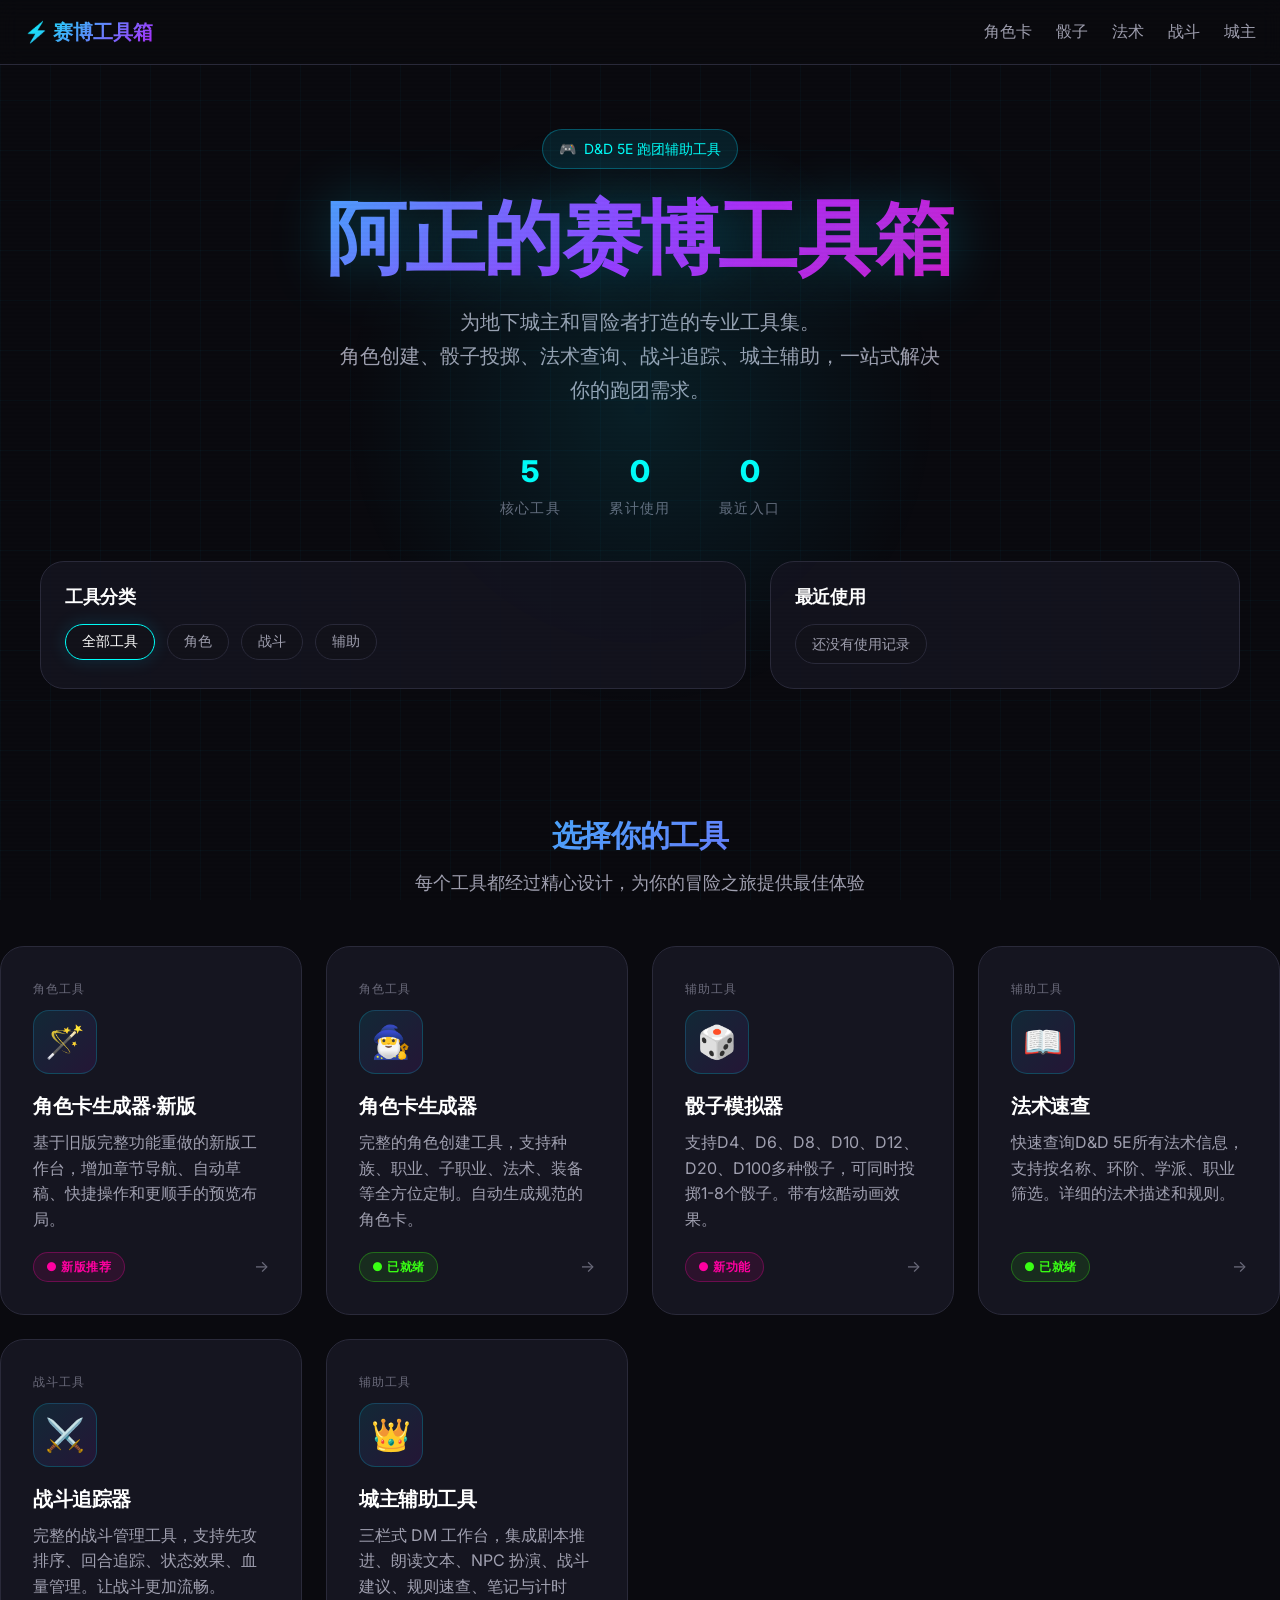
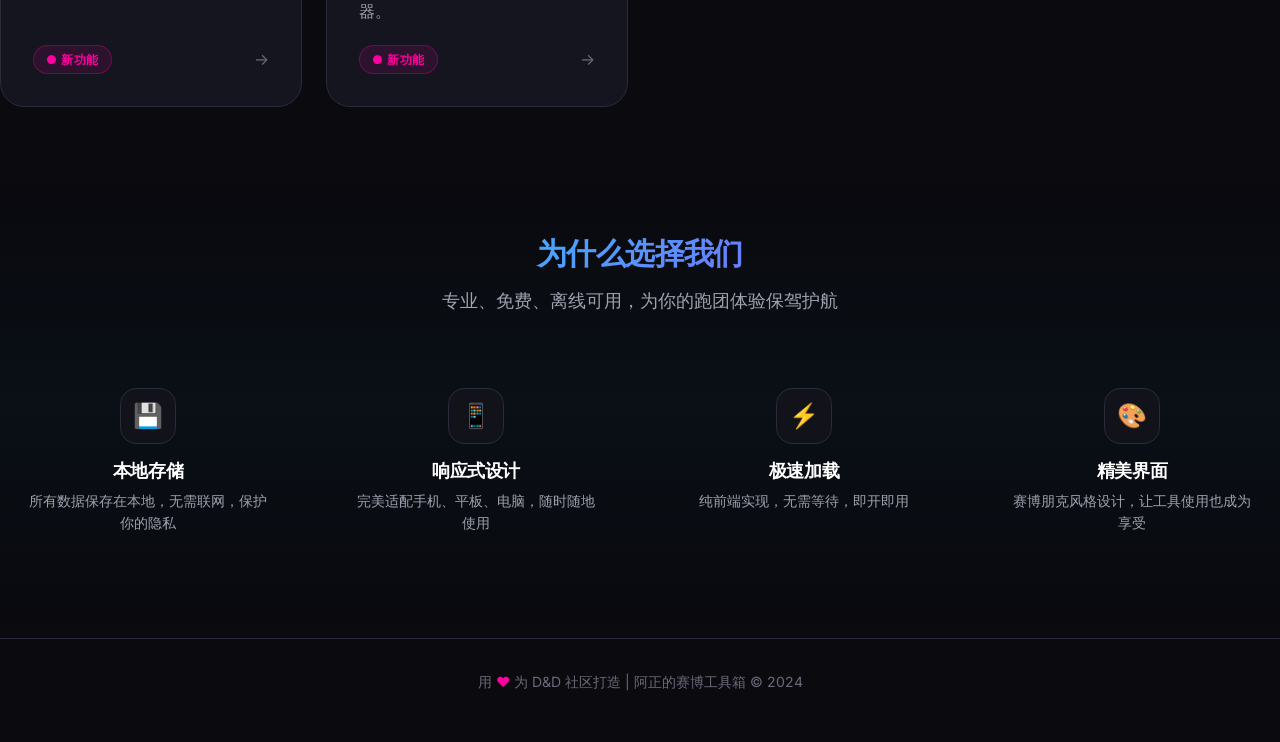
<file: index.html>
<!DOCTYPE html>
<html lang="zh-CN">
<head>
    <meta charset="UTF-8">
    <meta name="viewport" content="width=device-width, initial-scale=1.0">
    <title>阿正的赛博工具箱 | D&D 5E 跑团辅助</title>
    <link rel="preconnect" href="https://fonts.googleapis.com">
    <link rel="preconnect" href="https://fonts.gstatic.com" crossorigin>
    <link href="https://fonts.googleapis.com/css2?family=Inter:wght@400;500;600;700;800&display=swap" rel="stylesheet">
    <link rel="stylesheet" href="design-system.css">
    <script src="common.js"></script>
    <style>
        /* 首页特有样式 */
        .hero-section {
            text-align: center;
            padding: var(--space-16) var(--space-6);
            position: relative;
            overflow: hidden;
        }

        .hero-section::before {
            content: '';
            position: absolute;
            top: 50%;
            left: 50%;
            transform: translate(-50%, -50%);
            width: 600px;
            height: 600px;
            background: radial-gradient(circle, rgba(0, 217, 255, 0.1) 0%, transparent 70%);
            pointer-events: none;
        }

        .hero-badge {
            display: inline-flex;
            align-items: center;
            gap: var(--space-2);
            padding: var(--space-2) var(--space-4);
            background: rgba(0, 217, 255, 0.1);
            border: 1px solid rgba(0, 217, 255, 0.3);
            border-radius: var(--radius-full);
            font-size: var(--text-sm);
            color: var(--neon-cyan);
            margin-bottom: var(--space-6);
            animation: pulse-glow 3s ease-in-out infinite;
        }

        .hero-title {
            font-size: clamp(2.5rem, 8vw, 5rem);
            font-weight: 800;
            line-height: 1.1;
            margin-bottom: var(--space-6);
            background: linear-gradient(135deg, var(--neon-cyan) 0%, var(--neon-purple) 50%, var(--neon-pink) 100%);
            -webkit-background-clip: text;
            -webkit-text-fill-color: transparent;
            background-clip: text;
            text-shadow: 0 0 60px rgba(0, 217, 255, 0.3);
        }

        .hero-subtitle {
            font-size: var(--text-xl);
            color: var(--text-secondary);
            max-width: 600px;
            margin: 0 auto var(--space-10);
            line-height: 1.7;
        }

        .hero-stats {
            display: flex;
            justify-content: center;
            gap: var(--space-12);
            margin-top: var(--space-10);
        }

        .quick-panels {
            display: grid;
            grid-template-columns: 1.2fr 0.8fr;
            gap: var(--space-6);
            max-width: 1200px;
            margin: var(--space-10) auto 0;
            text-align: left;
        }

        .quick-panel {
            background: rgba(21, 21, 32, 0.9);
            border: 1px solid var(--border-color);
            border-radius: var(--radius-xl);
            padding: var(--space-6);
        }

        .quick-panel-title {
            font-size: var(--text-lg);
            font-weight: 700;
            margin-bottom: var(--space-4);
        }

        .category-filter,
        .recent-tools {
            display: flex;
            flex-wrap: wrap;
            gap: var(--space-3);
        }

        .category-chip,
        .recent-tool-pill {
            display: inline-flex;
            align-items: center;
            gap: var(--space-2);
            padding: var(--space-2) var(--space-4);
            border-radius: var(--radius-full);
            border: 1px solid var(--border-color);
            background: var(--bg-secondary);
            color: var(--text-secondary);
            font-size: var(--text-sm);
            text-decoration: none;
            cursor: pointer;
            transition: all var(--transition-normal);
        }

        .category-chip:hover,
        .category-chip.active,
        .recent-tool-pill:hover {
            border-color: var(--neon-cyan);
            color: var(--text-primary);
            box-shadow: 0 0 18px rgba(0, 217, 255, 0.15);
        }

        .tool-category-label {
            display: inline-flex;
            align-items: center;
            gap: var(--space-2);
            margin-bottom: var(--space-3);
            font-size: var(--text-xs);
            text-transform: uppercase;
            letter-spacing: 0.08em;
            color: var(--text-muted);
        }

        .usage-meta {
            margin-top: var(--space-2);
            font-size: var(--text-xs);
            color: var(--text-muted);
        }

        .stat-item {
            text-align: center;
        }

        .stat-value {
            font-size: var(--text-3xl);
            font-weight: 800;
            color: var(--neon-cyan);
            display: block;
        }

        .stat-label {
            font-size: var(--text-sm);
            color: var(--text-muted);
            text-transform: uppercase;
            letter-spacing: 0.1em;
        }

        /* 工具卡片网格 */
        .tools-section {
            padding: var(--space-16) 0;
        }

        .section-header {
            text-align: center;
            margin-bottom: var(--space-12);
        }

        .section-title {
            font-size: var(--text-3xl);
            font-weight: 700;
            margin-bottom: var(--space-4);
        }

        .section-description {
            color: var(--text-secondary);
            font-size: var(--text-lg);
        }

        .tools-grid {
            display: grid;
            grid-template-columns: repeat(auto-fit, minmax(300px, 1fr));
            gap: var(--space-6);
        }

        .tool-card {
            background: var(--bg-card);
            border: 1px solid var(--border-color);
            border-radius: var(--radius-xl);
            padding: var(--space-8);
            transition: all var(--transition-normal);
            position: relative;
            overflow: hidden;
            cursor: pointer;
            text-decoration: none;
            display: flex;
            flex-direction: column;
            height: 100%;
        }

        .tool-card::before {
            content: '';
            position: absolute;
            top: 0;
            left: 0;
            right: 0;
            height: 3px;
            background: linear-gradient(90deg, var(--neon-cyan), var(--neon-purple));
            opacity: 0;
            transition: opacity var(--transition-normal);
        }

        .tool-card:hover {
            border-color: var(--neon-cyan);
            box-shadow: var(--shadow-glow);
            transform: translateY(-8px);
        }

        .tool-card:hover::before {
            opacity: 1;
        }

        .tool-icon-wrapper {
            width: 64px;
            height: 64px;
            background: linear-gradient(135deg, rgba(0, 217, 255, 0.1), rgba(176, 38, 255, 0.1));
            border: 1px solid rgba(0, 217, 255, 0.2);
            border-radius: var(--radius-lg);
            display: flex;
            align-items: center;
            justify-content: center;
            font-size: 2rem;
            margin-bottom: var(--space-5);
            transition: all var(--transition-normal);
        }

        .tool-card:hover .tool-icon-wrapper {
            background: linear-gradient(135deg, rgba(0, 217, 255, 0.2), rgba(176, 38, 255, 0.2));
            border-color: var(--neon-cyan);
            box-shadow: 0 0 20px rgba(0, 217, 255, 0.3);
            transform: scale(1.1);
        }

        .tool-title {
            font-size: var(--text-xl);
            font-weight: 700;
            color: var(--text-primary);
            margin-bottom: var(--space-3);
        }

        .tool-description {
            color: var(--text-secondary);
            font-size: var(--text-base);
            line-height: 1.6;
            flex: 1;
            margin-bottom: var(--space-5);
        }

        .tool-meta {
            display: flex;
            align-items: center;
            justify-content: space-between;
        }

        .tool-status {
            display: inline-flex;
            align-items: center;
            gap: var(--space-2);
            padding: var(--space-1) var(--space-3);
            font-size: var(--text-xs);
            font-weight: 600;
            border-radius: var(--radius-full);
            text-transform: uppercase;
            letter-spacing: 0.05em;
        }

        .status-ready {
            background: rgba(57, 255, 20, 0.1);
            color: var(--neon-green);
            border: 1px solid rgba(57, 255, 20, 0.3);
        }

        .status-new {
            background: rgba(255, 0, 160, 0.1);
            color: var(--neon-pink);
            border: 1px solid rgba(255, 0, 160, 0.3);
            animation: pulse-glow 2s ease-in-out infinite;
        }

        .tool-arrow {
            color: var(--text-muted);
            transition: all var(--transition-fast);
        }

        .tool-card:hover .tool-arrow {
            color: var(--neon-cyan);
            transform: translateX(4px);
        }

        /* 特性展示区域 */
        .features-section {
            padding: var(--space-16) 0;
            background: linear-gradient(180deg, transparent 0%, rgba(0, 217, 255, 0.03) 50%, transparent 100%);
        }

        .features-grid {
            display: grid;
            grid-template-columns: repeat(auto-fit, minmax(250px, 1fr));
            gap: var(--space-8);
        }

        .feature-item {
            text-align: center;
            padding: var(--space-6);
        }

        .feature-icon {
            width: 56px;
            height: 56px;
            background: var(--bg-secondary);
            border: 1px solid var(--border-color);
            border-radius: var(--radius-lg);
            display: flex;
            align-items: center;
            justify-content: center;
            font-size: 1.5rem;
            margin: 0 auto var(--space-4);
            transition: all var(--transition-normal);
        }

        .feature-item:hover .feature-icon {
            border-color: var(--neon-cyan);
            box-shadow: 0 0 20px rgba(0, 217, 255, 0.2);
        }

        .feature-title {
            font-size: var(--text-lg);
            font-weight: 600;
            margin-bottom: var(--space-2);
            color: var(--text-primary);
        }

        .feature-description {
            color: var(--text-secondary);
            font-size: var(--text-sm);
            line-height: 1.6;
        }

        /* 页脚 */
        .footer {
            border-top: 1px solid var(--border-color);
            padding: var(--space-8) 0;
            text-align: center;
        }

        .footer-text {
            color: var(--text-muted);
            font-size: var(--text-sm);
        }

        .footer-heart {
            color: var(--neon-pink);
            animation: pulse 1.5s ease-in-out infinite;
        }

        @keyframes pulse {
            0%, 100% { opacity: 1; }
            50% { opacity: 0.5; }
        }

        /* 响应式适配 */
        @media (max-width: 768px) {
            .hero-section {
                padding: var(--space-10) var(--space-4);
            }

            .quick-panels {
                grid-template-columns: 1fr;
            }

            .hero-stats {
                flex-direction: column;
                gap: var(--space-6);
            }

            .tools-grid {
                grid-template-columns: 1fr;
            }

            .features-grid {
                grid-template-columns: 1fr;
            }
        }

        /* 动画效果 */
        @keyframes float {
            0%, 100% { transform: translateY(0); }
            50% { transform: translateY(-10px); }
        }

        .animate-float {
            animation: float 6s ease-in-out infinite;
        }
    </style>
</head>
<body>
    <!-- 导航栏 -->
    <nav class="navbar">
        <div class="navbar-content">
            <a href="index.html" class="navbar-brand">⚡ 赛博工具箱</a>
            <ul class="navbar-nav">
                <li><a href="dnd-character-creator/index.html" class="nav-link">角色卡</a></li>
                <li><a href="dice-simulator/index.html" class="nav-link">骰子</a></li>
                <li><a href="spell-search/index.html" class="nav-link">法术</a></li>
                <li><a href="combat-tracker/index.html" class="nav-link">战斗</a></li>
                <li><a href="dm-assistant/index.html" class="nav-link">城主</a></li>
            </ul>
        </div>
    </nav>

    <!-- 主内容 -->
    <main>
        <!-- Hero区域 -->
        <section class="hero-section">
            <div class="hero-badge">
                <span>🎮</span>
                <span>D&D 5E 跑团辅助工具</span>
            </div>
            <h1 class="hero-title">阿正的赛博工具箱</h1>
            <p class="hero-subtitle">
                为地下城主和冒险者打造的专业工具集。<br>
                角色创建、骰子投掷、法术查询、战斗追踪、城主辅助，一站式解决你的跑团需求。
            </p>
            <div class="hero-stats">
                <div class="stat-item">
                    <span class="stat-value">5</span>
                    <span class="stat-label">核心工具</span>
                </div>
                <div class="stat-item">
                    <span class="stat-value" id="usageCountStat">0</span>
                    <span class="stat-label">累计使用</span>
                </div>
                <div class="stat-item">
                    <span class="stat-value" id="recentCountStat">0</span>
                    <span class="stat-label">最近入口</span>
                </div>
            </div>

            <div class="quick-panels">
                <div class="quick-panel">
                    <h2 class="quick-panel-title">工具分类</h2>
                    <div class="category-filter" id="categoryFilter">
                        <button class="category-chip active" type="button" data-category="all">全部工具</button>
                        <button class="category-chip" type="button" data-category="character">角色</button>
                        <button class="category-chip" type="button" data-category="combat">战斗</button>
                        <button class="category-chip" type="button" data-category="utility">辅助</button>
                    </div>
                </div>
                <div class="quick-panel">
                    <h2 class="quick-panel-title">最近使用</h2>
                    <div class="recent-tools" id="recentToolsList">
                        <span class="recent-tool-pill">还没有使用记录</span>
                    </div>
                </div>
            </div>
        </section>

        <!-- 工具卡片区域 -->
        <section class="tools-section container">
            <div class="section-header">
                <h2 class="section-title text-gradient">选择你的工具</h2>
                <p class="section-description">每个工具都经过精心设计，为你的冒险之旅提供最佳体验</p>
            </div>
            
            <div class="tools-grid">
                <a href="dnd-character-creator-v2/index.html" class="tool-card" data-category="character" data-tool="dnd-character-creator-v2" data-tool-name="角色卡生成器新版">
                    <span class="tool-category-label">角色工具</span>
                    <div class="tool-icon-wrapper">🪄</div>
                    <h3 class="tool-title">角色卡生成器·新版</h3>
                    <p class="tool-description">
                        基于旧版完整功能重做的新版工作台，增加章节导航、自动草稿、快捷操作和更顺手的预览布局。
                    </p>
                    <div class="tool-meta">
                        <span class="tool-status status-new">● 新版推荐</span>
                        <span class="tool-arrow">→</span>
                    </div>
                </a>

                <!-- 角色卡生成器 -->
                <a href="dnd-character-creator/index.html" class="tool-card" data-category="character" data-tool="dnd-character-creator" data-tool-name="角色卡生成器">
                    <span class="tool-category-label">角色工具</span>
                    <div class="tool-icon-wrapper">🧙‍♂️</div>
                    <h3 class="tool-title">角色卡生成器</h3>
                    <p class="tool-description">
                        完整的角色创建工具，支持种族、职业、子职业、法术、装备等全方位定制。自动生成规范的角色卡。
                    </p>
                    <div class="tool-meta">
                        <span class="tool-status status-ready">● 已就绪</span>
                        <span class="tool-arrow">→</span>
                    </div>
                </a>

                <!-- 骰子模拟器 -->
                <a href="dice-simulator/index.html" class="tool-card" data-category="utility" data-tool="dice-simulator" data-tool-name="骰子模拟器">
                    <span class="tool-category-label">辅助工具</span>
                    <div class="tool-icon-wrapper">🎲</div>
                    <h3 class="tool-title">骰子模拟器</h3>
                    <p class="tool-description">
                        支持D4、D6、D8、D10、D12、D20、D100多种骰子，可同时投掷1-8个骰子。带有炫酷动画效果。
                    </p>
                    <div class="tool-meta">
                        <span class="tool-status status-new">● 新功能</span>
                        <span class="tool-arrow">→</span>
                    </div>
                </a>

                <!-- 法术速查 -->
                <a href="spell-search/index.html" class="tool-card" data-category="utility" data-tool="spell-search" data-tool-name="法术速查">
                    <span class="tool-category-label">辅助工具</span>
                    <div class="tool-icon-wrapper">📖</div>
                    <h3 class="tool-title">法术速查</h3>
                    <p class="tool-description">
                        快速查询D&D 5E所有法术信息，支持按名称、环阶、学派、职业筛选。详细的法术描述和规则。
                    </p>
                    <div class="tool-meta">
                        <span class="tool-status status-ready">● 已就绪</span>
                        <span class="tool-arrow">→</span>
                    </div>
                </a>

                <!-- 战斗追踪器 -->
                <a href="combat-tracker/index.html" class="tool-card" data-category="combat" data-tool="combat-tracker" data-tool-name="战斗追踪器">
                    <span class="tool-category-label">战斗工具</span>
                    <div class="tool-icon-wrapper">⚔️</div>
                    <h3 class="tool-title">战斗追踪器</h3>
                    <p class="tool-description">
                        完整的战斗管理工具，支持先攻排序、回合追踪、状态效果、血量管理。让战斗更加流畅。
                    </p>
                    <div class="tool-meta">
                        <span class="tool-status status-new">● 新功能</span>
                        <span class="tool-arrow">→</span>
                    </div>
                </a>

                <!-- 城主辅助工具 -->
                <a href="dm-assistant/index.html" class="tool-card" data-category="utility" data-tool="dm-assistant" data-tool-name="城主辅助工具">
                    <span class="tool-category-label">辅助工具</span>
                    <div class="tool-icon-wrapper">👑</div>
                    <h3 class="tool-title">城主辅助工具</h3>
                    <p class="tool-description">
                        三栏式 DM 工作台，集成剧本推进、朗读文本、NPC 扮演、战斗建议、规则速查、笔记与计时器。
                    </p>
                    <div class="tool-meta">
                        <span class="tool-status status-new">● 新功能</span>
                        <span class="tool-arrow">→</span>
                    </div>
                </a>
            </div>
        </section>

        <!-- 特性展示 -->
        <section class="features-section container">
            <div class="section-header">
                <h2 class="section-title text-gradient">为什么选择我们</h2>
                <p class="section-description">专业、免费、离线可用，为你的跑团体验保驾护航</p>
            </div>
            
            <div class="features-grid">
                <div class="feature-item">
                    <div class="feature-icon">💾</div>
                    <h3 class="feature-title">本地存储</h3>
                    <p class="feature-description">所有数据保存在本地，无需联网，保护你的隐私</p>
                </div>
                <div class="feature-item">
                    <div class="feature-icon">📱</div>
                    <h3 class="feature-title">响应式设计</h3>
                    <p class="feature-description">完美适配手机、平板、电脑，随时随地使用</p>
                </div>
                <div class="feature-item">
                    <div class="feature-icon">⚡</div>
                    <h3 class="feature-title">极速加载</h3>
                    <p class="feature-description">纯前端实现，无需等待，即开即用</p>
                </div>
                <div class="feature-item">
                    <div class="feature-icon">🎨</div>
                    <h3 class="feature-title">精美界面</h3>
                    <p class="feature-description">赛博朋克风格设计，让工具使用也成为享受</p>
                </div>
            </div>
        </section>
    </main>

    <!-- 页脚 -->
    <footer class="footer">
        <p class="footer-text">
            用 <span class="footer-heart">♥</span> 为 D&D 社区打造 | 阿正的赛博工具箱 © 2024
        </p>
    </footer>

    <script>
        const toolCards = document.querySelectorAll('.tool-card');

        function renderHomeUsagePanels() {
            const usageMap = JSON.parse(localStorage.getItem('toolUsageStats') || '{}');
            const recentTools = JSON.parse(localStorage.getItem('recentTools') || '[]');
            const totalUsage = Object.values(usageMap).reduce((sum, count) => sum + Number(count || 0), 0);

            document.getElementById('usageCountStat').textContent = totalUsage;
            document.getElementById('recentCountStat').textContent = recentTools.length;

            const recentToolsList = document.getElementById('recentToolsList');
            if (!recentTools.length) {
                recentToolsList.innerHTML = '<span class="recent-tool-pill">还没有使用记录</span>';
                return;
            }

            recentToolsList.innerHTML = recentTools.map(tool => `
                <a class="recent-tool-pill" href="${tool.href}">${tool.name}</a>
            `).join('');

            toolCards.forEach(card => {
                const toolId = card.dataset.tool;
                const count = usageMap[toolId] || 0;
                let meta = card.querySelector('.usage-meta');
                if (!meta) {
                    meta = document.createElement('div');
                    meta.className = 'usage-meta';
                    card.appendChild(meta);
                }
                meta.textContent = `本地记录使用 ${count} 次`;
            });
        }

        function trackToolUsage(toolId, toolName, href) {
            const usageMap = JSON.parse(localStorage.getItem('toolUsageStats') || '{}');
            usageMap[toolId] = (usageMap[toolId] || 0) + 1;
            localStorage.setItem('toolUsageStats', JSON.stringify(usageMap));

            const recentTools = JSON.parse(localStorage.getItem('recentTools') || '[]').filter(item => item.id !== toolId);
            recentTools.unshift({ id: toolId, name: toolName, href, timestamp: Date.now() });
            localStorage.setItem('recentTools', JSON.stringify(recentTools.slice(0, 5)));
        }

        document.getElementById('categoryFilter').addEventListener('click', (event) => {
            const button = event.target.closest('[data-category]');
            if (!button) return;

            document.querySelectorAll('.category-chip').forEach(chip => chip.classList.remove('active'));
            button.classList.add('active');

            const category = button.dataset.category;
            toolCards.forEach(card => {
                const visible = category === 'all' || card.dataset.category === category;
                card.style.display = visible ? 'flex' : 'none';
            });
        });

        toolCards.forEach(card => {
            card.addEventListener('click', () => {
                trackToolUsage(card.dataset.tool, card.dataset.toolName, card.getAttribute('href'));
            });
        });

        renderHomeUsagePanels();

        // 卡片入场动画
        const observerOptions = {
            threshold: 0.1,
            rootMargin: '0px 0px -50px 0px'
        };

        const observer = new IntersectionObserver((entries) => {
            entries.forEach(entry => {
                if (entry.isIntersecting) {
                    entry.target.style.opacity = '1';
                    entry.target.style.transform = 'translateY(0)';
                }
            });
        }, observerOptions);

        document.querySelectorAll('.tool-card, .feature-item, .quick-panel').forEach((el, index) => {
            el.style.opacity = '0';
            el.style.transform = 'translateY(20px)';
            el.style.transition = `all 0.6s cubic-bezier(0.4, 0, 0.2, 1) ${index * 0.1}s`;
            observer.observe(el);
        });
    </script>
</body>
</html>
</file>
<file: design-system.css>
/* ============================================
   阿正的赛博工具箱 - 设计系统 v2.0
   风格：赛博朋克奇幻风
   ============================================ */

/* CSS 变量定义 */
:root {
  /* 主色调 - 霓虹紫/蓝 */
  --neon-purple: #b026ff;
  --neon-blue: #00d9ff;
  --neon-pink: #ff00a0;
  --neon-cyan: #00fff9;
  --neon-green: #39ff14;
  --neon-orange: #ff6b35;
  --neon-red: #ff4d6d;
  --tool-dm-start: #b026ff;
  --tool-dm-end: #00d9ff;
  --tool-combat-start: #ff6b35;
  --tool-combat-end: #ff4d6d;
  --tool-character-start: #00d9ff;
  --tool-character-end: #7cf7ff;
  --color-combat: #ff6b35;
  --color-magic: #b026ff;
  --color-nature: #39ff14;
  --color-social: #ffd700;
  --color-danger: #ff3366;
  --color-info: #00d9ff;
  
  /* 暗色背景系 */
  --bg-primary: #0a0a0f;
  --bg-secondary: #12121a;
  --bg-tertiary: #1a1a25;
  --bg-card: #151520;
  --bg-hover: #1f1f2e;
  --bg-active: #2a2a3e;
  
  /* 文字颜色 */
  --text-primary: #ffffff;
  --text-secondary: #a0a0b0;
  --text-muted: #6a6a7a;
  --text-accent: var(--neon-cyan);
  
  /* 边框与分隔 */
  --border-color: #2a2a3a;
  --border-glow: rgba(0, 217, 255, 0.3);
  --border-accent: var(--neon-blue);
  
  /* 功能色 */
  --success: var(--neon-green);
  --warning: #ffd700;
  --error: #ff3366;
  --info: var(--neon-blue);
  
  /* 阴影与光效 */
  --shadow-sm: 0 2px 8px rgba(0, 0, 0, 0.4);
  --shadow-md: 0 4px 16px rgba(0, 0, 0, 0.5);
  --shadow-lg: 0 8px 32px rgba(0, 0, 0, 0.6);
  --shadow-glow: 0 0 20px rgba(0, 217, 255, 0.3);
  --shadow-glow-purple: 0 0 20px rgba(176, 38, 255, 0.3);
  
  /* 间距系统 - 8px基准 */
  --space-1: 0.25rem;   /* 4px */
  --space-2: 0.5rem;    /* 8px */
  --space-3: 0.75rem;   /* 12px */
  --space-4: 1rem;      /* 16px */
  --space-5: 1.25rem;   /* 20px */
  --space-6: 1.5rem;    /* 24px */
  --space-8: 2rem;      /* 32px */
  --space-10: 2.5rem;   /* 40px */
  --space-12: 3rem;     /* 48px */
  --space-16: 4rem;     /* 64px */
  
  /* 字体大小 */
  --text-xs: 0.75rem;
  --text-sm: 0.875rem;
  --text-base: 1rem;
  --text-lg: 1.125rem;
  --text-xl: 1.25rem;
  --text-2xl: 1.5rem;
  --text-3xl: 1.875rem;
  --text-4xl: 2.25rem;
  --text-5xl: 3rem;
  
  /* 圆角 */
  --radius-sm: 6px;
  --radius-md: 10px;
  --radius-lg: 16px;
  --radius-xl: 24px;
  --radius-full: 9999px;
  
  /* 过渡动画 */
  --transition-fast: 0.15s cubic-bezier(0.4, 0, 0.2, 1);
  --transition-normal: 0.25s cubic-bezier(0.4, 0, 0.2, 1);
  --transition-slow: 0.4s cubic-bezier(0.4, 0, 0.2, 1);
  --transition-bounce: 0.3s cubic-bezier(0.68, -0.55, 0.265, 1.55);
  --transition-smooth: 0.4s cubic-bezier(0.4, 0, 0.2, 1);
  
  /* Z-index层级 */
  --z-dropdown: 1000;
  --z-sticky: 1020;
  --z-modal: 1050;
  --z-tooltip: 1100;
}

/* ============================================
   基础重置与全局样式
   ============================================ */
*, *::before, *::after {
  box-sizing: border-box;
  margin: 0;
  padding: 0;
}

html {
  scroll-behavior: smooth;
  -webkit-font-smoothing: antialiased;
  -moz-osx-font-smoothing: grayscale;
}

body {
  font-family: 'Inter', -apple-system, BlinkMacSystemFont, 'Segoe UI', sans-serif;
  background: var(--bg-primary);
  color: var(--text-primary);
  min-height: 100vh;
  line-height: 1.6;
  overflow-x: hidden;
}

/* 背景网格效果 */
body::before {
  content: '';
  position: fixed;
  top: 0;
  left: 0;
  right: 0;
  bottom: 0;
  background-image: 
    linear-gradient(rgba(0, 217, 255, 0.03) 1px, transparent 1px),
    linear-gradient(90deg, rgba(0, 217, 255, 0.03) 1px, transparent 1px);
  background-size: 50px 50px;
  pointer-events: none;
  z-index: -1;
}

/* 扫描线效果 */
body::after {
  content: '';
  position: fixed;
  top: 0;
  left: 0;
  right: 0;
  bottom: 0;
  background: repeating-linear-gradient(
    0deg,
    transparent,
    transparent 2px,
    rgba(0, 0, 0, 0.03) 2px,
    rgba(0, 0, 0, 0.03) 4px
  );
  pointer-events: none;
  z-index: 9999;
  opacity: 0.5;
}

/* ============================================
   排版系统
   ============================================ */
h1, h2, h3, h4, h5, h6 {
  font-weight: 700;
  line-height: 1.2;
  letter-spacing: -0.02em;
}

h1 { font-size: var(--text-4xl); }
h2 { font-size: var(--text-3xl); }
h3 { font-size: var(--text-2xl); }
h4 { font-size: var(--text-xl); }
h5 { font-size: var(--text-lg); }
h6 { font-size: var(--text-base); }

p {
  margin-bottom: var(--space-4);
}

a {
  color: var(--neon-cyan);
  text-decoration: none;
  transition: all var(--transition-fast);
}

a:hover {
  color: var(--neon-blue);
  text-shadow: 0 0 10px var(--neon-blue);
}

/* ============================================
   布局容器
   ============================================ */
.container {
  width: 100%;
  max-width: 1400px;
  margin: 0 auto;
  padding: 0 var(--space-6);
}

.main-content {
  flex: 1;
  padding: var(--space-8) var(--space-6);
  max-width: 1400px;
  margin: 0 auto;
  width: 100%;
}

/* ============================================
   按钮组件
   ============================================ */
.btn {
  display: inline-flex;
  align-items: center;
  justify-content: center;
  gap: var(--space-2);
  padding: var(--space-3) var(--space-5);
  font-size: var(--text-base);
  font-weight: 600;
  border: none;
  border-radius: var(--radius-md);
  cursor: pointer;
  transition: all var(--transition-normal);
  position: relative;
  overflow: hidden;
  white-space: nowrap;
}

.btn::before {
  content: '';
  position: absolute;
  top: 0;
  left: -100%;
  width: 100%;
  height: 100%;
  background: linear-gradient(
    90deg,
    transparent,
    rgba(255, 255, 255, 0.2),
    transparent
  );
  transition: left 0.5s;
}

.btn:hover::before {
  left: 100%;
}

/* 主要按钮 - 霓虹蓝 */
.btn-primary {
  background: linear-gradient(135deg, var(--neon-blue) 0%, #0099cc 100%);
  color: var(--bg-primary);
  box-shadow: 0 4px 15px rgba(0, 217, 255, 0.3);
}

.btn-primary:hover {
  transform: translateY(-2px);
  box-shadow: 0 6px 25px rgba(0, 217, 255, 0.5);
}

.btn-primary:active {
  transform: translateY(0);
}

/* 次要按钮 - 霓虹紫 */
.btn-secondary {
  background: transparent;
  color: var(--neon-purple);
  border: 2px solid var(--neon-purple);
  box-shadow: 0 0 10px rgba(176, 38, 255, 0.2);
}

.btn-secondary:hover {
  background: rgba(176, 38, 255, 0.1);
  box-shadow: 0 0 20px rgba(176, 38, 255, 0.4);
  transform: translateY(-2px);
}

/* 成功按钮 - 霓虹绿 */
.btn-success {
  background: linear-gradient(135deg, var(--neon-green) 0%, #2db300 100%);
  color: var(--bg-primary);
  box-shadow: 0 4px 15px rgba(57, 255, 20, 0.3);
}

.btn-success:hover {
  transform: translateY(-2px);
  box-shadow: 0 6px 25px rgba(57, 255, 20, 0.5);
}

/* 危险按钮 - 霓虹红 */
.btn-danger {
  background: linear-gradient(135deg, var(--error) 0%, #cc0044 100%);
  color: white;
  box-shadow: 0 4px 15px rgba(255, 51, 102, 0.3);
}

.btn-danger:hover {
  transform: translateY(-2px);
  box-shadow: 0 6px 25px rgba(255, 51, 102, 0.5);
}

/* 幽灵按钮 */
.btn-ghost {
  background: transparent;
  color: var(--text-secondary);
  border: 1px solid var(--border-color);
}

.btn-ghost:hover {
  background: var(--bg-hover);
  color: var(--text-primary);
  border-color: var(--neon-cyan);
}

/* 按钮尺寸 */
.btn-sm {
  padding: var(--space-2) var(--space-3);
  font-size: var(--text-sm);
}

.btn-lg {
  padding: var(--space-4) var(--space-8);
  font-size: var(--text-lg);
}

/* 禁用状态 */
.btn:disabled {
  opacity: 0.5;
  cursor: not-allowed;
  transform: none !important;
}

/* ============================================
   卡片组件
   ============================================ */
.card {
  background: var(--bg-card);
  border: 1px solid var(--border-color);
  border-radius: var(--radius-lg);
  padding: var(--space-6);
  transition: all var(--transition-normal);
  position: relative;
  overflow: hidden;
}

.card::before {
  content: '';
  position: absolute;
  top: 0;
  left: 0;
  right: 0;
  height: 2px;
  background: linear-gradient(90deg, var(--neon-blue), var(--neon-purple), var(--neon-pink));
  opacity: 0;
  transition: opacity var(--transition-normal);
}

.card:hover {
  border-color: var(--border-accent);
  box-shadow: var(--shadow-glow);
  transform: translateY(-4px);
}

.card:hover::before {
  opacity: 1;
}

.card-header {
  display: flex;
  align-items: center;
  justify-content: space-between;
  margin-bottom: var(--space-4);
  padding-bottom: var(--space-4);
  border-bottom: 1px solid var(--border-color);
}

.card-title {
  font-size: var(--text-xl);
  font-weight: 700;
  color: var(--text-primary);
  display: flex;
  align-items: center;
  gap: var(--space-2);
}

.card-body {
  color: var(--text-secondary);
}

/* ============================================
   表单组件
   ============================================ */
.form-group {
  margin-bottom: var(--space-5);
}

.form-label {
  display: block;
  margin-bottom: var(--space-2);
  font-size: var(--text-sm);
  font-weight: 600;
  color: var(--text-secondary);
  text-transform: uppercase;
  letter-spacing: 0.05em;
}

.form-input,
.form-select,
.form-textarea {
  width: 100%;
  padding: var(--space-3) var(--space-4);
  background: var(--bg-secondary);
  border: 2px solid var(--border-color);
  border-radius: var(--radius-md);
  color: var(--text-primary);
  font-size: var(--text-base);
  transition: all var(--transition-fast);
}

.form-input:focus,
.form-select:focus,
.form-textarea:focus {
  outline: none;
  border-color: var(--neon-blue);
  box-shadow: 0 0 0 3px rgba(0, 217, 255, 0.1);
}

.form-input::placeholder {
  color: var(--text-muted);
}

.form-hint {
  margin-top: var(--space-2);
  font-size: var(--text-sm);
  color: var(--text-muted);
}

.form-error {
  margin-top: var(--space-2);
  font-size: var(--text-sm);
  color: var(--error);
  display: flex;
  align-items: center;
  gap: var(--space-2);
}

/* ============================================
   徽章与标签
   ============================================ */
.badge {
  display: inline-flex;
  align-items: center;
  padding: var(--space-1) var(--space-3);
  font-size: var(--text-xs);
  font-weight: 600;
  border-radius: var(--radius-full);
  text-transform: uppercase;
  letter-spacing: 0.05em;
}

.badge-primary {
  background: rgba(0, 217, 255, 0.15);
  color: var(--neon-blue);
  border: 1px solid rgba(0, 217, 255, 0.3);
}

.badge-success {
  background: rgba(57, 255, 20, 0.15);
  color: var(--neon-green);
  border: 1px solid rgba(57, 255, 20, 0.3);
}

.badge-warning {
  background: rgba(255, 215, 0, 0.15);
  color: var(--warning);
  border: 1px solid rgba(255, 215, 0, 0.3);
}

.badge-error {
  background: rgba(255, 51, 102, 0.15);
  color: var(--error);
  border: 1px solid rgba(255, 51, 102, 0.3);
}

/* ============================================
   导航组件
   ============================================ */
.navbar {
  background: rgba(10, 10, 15, 0.9);
  backdrop-filter: blur(10px);
  border-bottom: 1px solid var(--border-color);
  padding: var(--space-4) 0;
  position: sticky;
  top: 0;
  z-index: var(--z-sticky);
}

.navbar-content {
  display: flex;
  align-items: center;
  justify-content: space-between;
  max-width: 1400px;
  margin: 0 auto;
  padding: 0 var(--space-6);
}

.navbar-brand {
  font-size: var(--text-xl);
  font-weight: 800;
  background: linear-gradient(135deg, var(--neon-cyan), var(--neon-purple));
  -webkit-background-clip: text;
  -webkit-text-fill-color: transparent;
  background-clip: text;
}

.navbar-nav {
  display: flex;
  gap: var(--space-6);
  list-style: none;
}

.nav-link {
  color: var(--text-secondary);
  font-weight: 500;
  padding: var(--space-2) 0;
  position: relative;
  transition: color var(--transition-fast);
}

.nav-link::after {
  content: '';
  position: absolute;
  bottom: 0;
  left: 0;
  width: 0;
  height: 2px;
  background: linear-gradient(90deg, var(--neon-blue), var(--neon-purple));
  transition: width var(--transition-normal);
}

.nav-link:hover {
  color: var(--text-primary);
}

.nav-link:hover::after {
  width: 100%;
}

/* ============================================
   工具提示
   ============================================ */
.tooltip {
  position: relative;
}

.tooltip::after {
  content: attr(data-tooltip);
  position: absolute;
  bottom: 100%;
  left: 50%;
  transform: translateX(-50%) translateY(-8px);
  padding: var(--space-2) var(--space-3);
  background: var(--bg-tertiary);
  color: var(--text-primary);
  font-size: var(--text-sm);
  border-radius: var(--radius-sm);
  border: 1px solid var(--border-color);
  white-space: nowrap;
  opacity: 0;
  visibility: hidden;
  transition: all var(--transition-fast);
  z-index: var(--z-tooltip);
}

.tooltip:hover::after {
  opacity: 1;
  visibility: visible;
  transform: translateX(-50%) translateY(-4px);
}

/* ============================================
   加载动画
   ============================================ */
@keyframes pulse-glow {
  0%, 100% {
    box-shadow: 0 0 5px var(--neon-blue), 0 0 10px var(--neon-blue);
  }
  50% {
    box-shadow: 0 0 20px var(--neon-blue), 0 0 30px var(--neon-blue);
  }
}

@keyframes scanline {
  0% {
    transform: translateY(-100%);
  }
  100% {
    transform: translateY(100vh);
  }
}

.loading {
  display: inline-block;
  width: 24px;
  height: 24px;
  border: 3px solid var(--border-color);
  border-top-color: var(--neon-blue);
  border-radius: 50%;
  animation: spin 1s linear infinite;
}

@keyframes spin {
  to {
    transform: rotate(360deg);
  }
}

/* ============================================
   滚动条样式
   ============================================ */
::-webkit-scrollbar {
  width: 8px;
  height: 8px;
}

::-webkit-scrollbar-track {
  background: var(--bg-secondary);
}

::-webkit-scrollbar-thumb {
  background: var(--border-color);
  border-radius: var(--radius-full);
}

::-webkit-scrollbar-thumb:hover {
  background: var(--neon-blue);
}

/* ============================================
   响应式断点
   ============================================ */
@media (max-width: 1024px) {
  .container {
    padding: 0 var(--space-4);
  }
  
  .main-content {
    padding: var(--space-6) var(--space-4);
  }
}

@media (max-width: 768px) {
  :root {
    --text-4xl: 1.875rem;
    --text-3xl: 1.5rem;
    --text-2xl: 1.25rem;
  }
  
  .navbar-nav {
    display: none;
  }
  
  .btn {
    padding: var(--space-2) var(--space-4);
  }
}

@media (max-width: 480px) {
  .container {
    padding: 0 var(--space-3);
  }
  
  .main-content {
    padding: var(--space-4) var(--space-3);
  }
  
  .card {
    padding: var(--space-4);
  }
}

/* ============================================
   工具类
   ============================================ */
.text-center { text-align: center; }
.text-left { text-align: left; }
.text-right { text-align: right; }

.text-gradient {
  background: linear-gradient(135deg, var(--neon-cyan), var(--neon-purple));
  -webkit-background-clip: text;
  -webkit-text-fill-color: transparent;
  background-clip: text;
}

.glow-text {
  text-shadow: 0 0 10px var(--neon-cyan), 0 0 20px var(--neon-cyan);
}

.glow-box {
  box-shadow: 0 0 20px rgba(0, 217, 255, 0.3);
}

.hidden { display: none !important; }
.sr-only {
  position: absolute;
  width: 1px;
  height: 1px;
  padding: 0;
  margin: -1px;
  overflow: hidden;
  clip: rect(0, 0, 0, 0);
  white-space: nowrap;
  border: 0;
}
</file>
